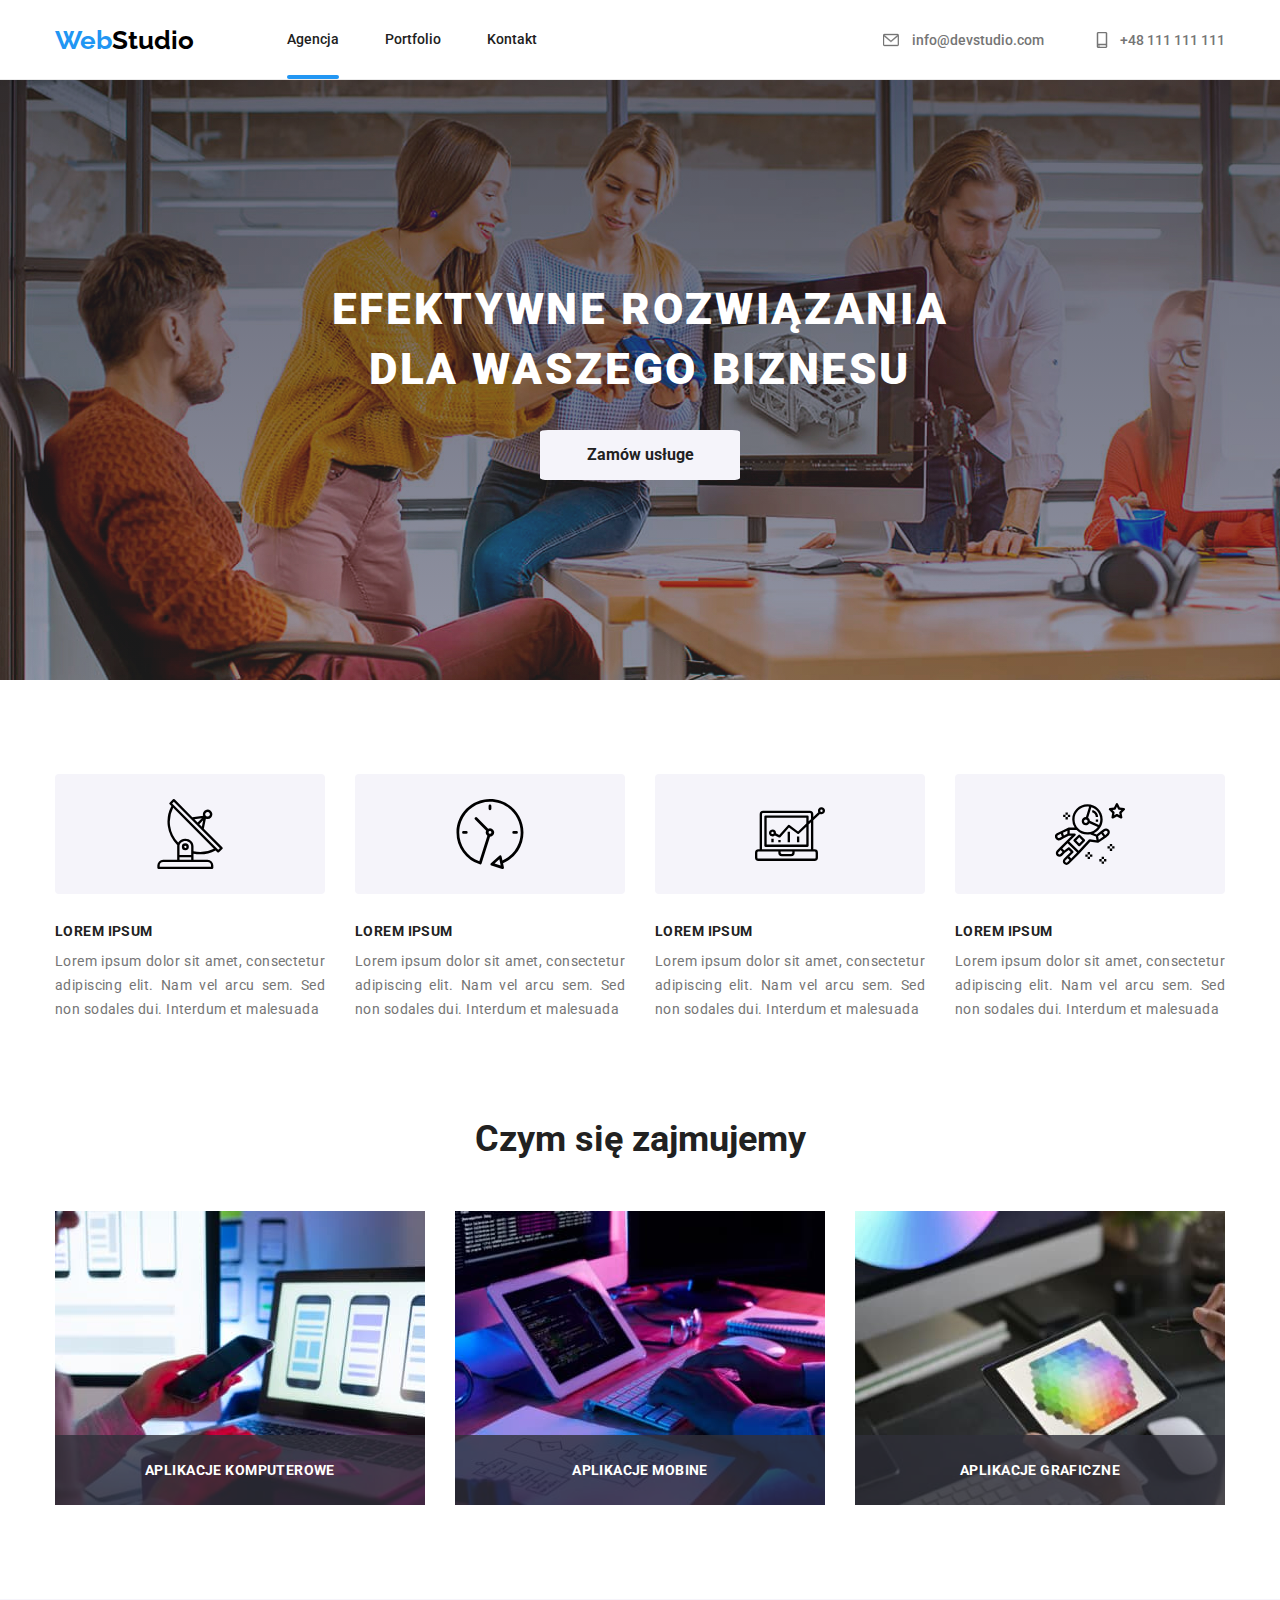
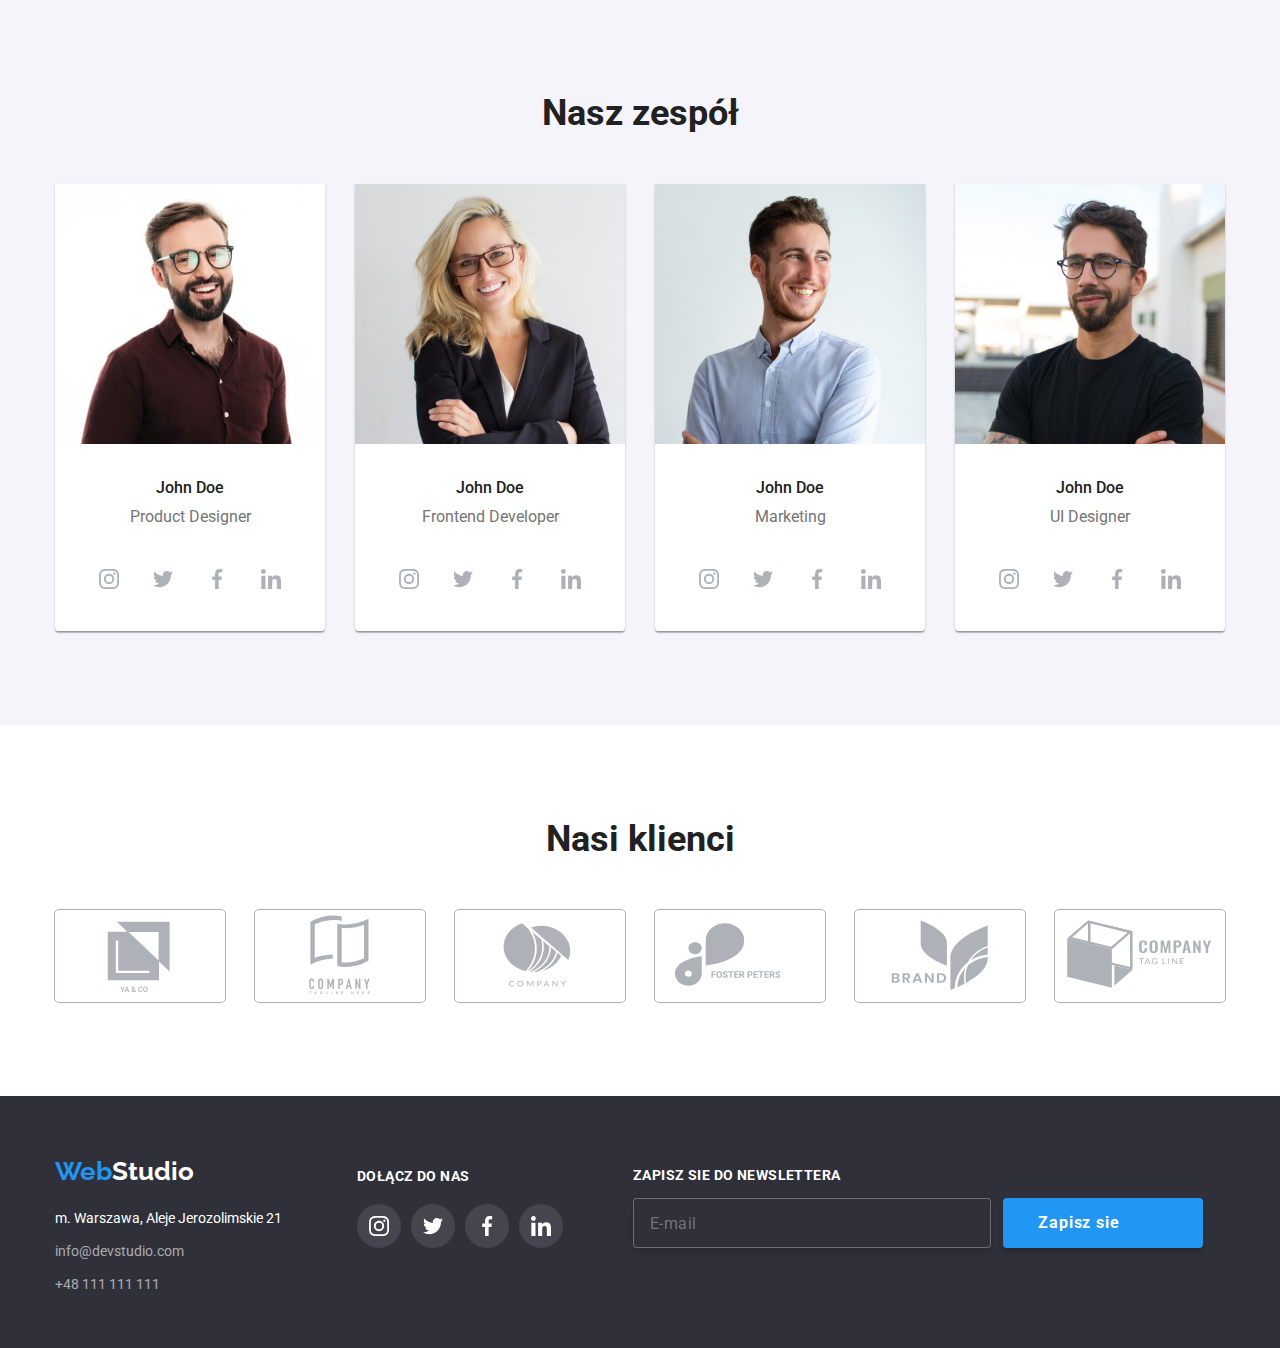
<file: index.html>
<!DOCTYPE html>
<html lang="en">
  <head>
    <meta charset="UTF-8" />
    <meta http-equiv="X-UA-Compatible" content="IE=edge" />
    <meta name="viewport" content="width=device-width, initial-scale=1.0" />
    <title>Studio</title>
    <link
      rel="stylesheet"
      href="https://cdnjs.cloudflare.com/ajax/libs/modern-normalize/1.0.0/modern-normalize.min.css"
    />
    <link rel="preconnect" href="https://fonts.googleapis.com" />
    <link rel="preconnect" href="https://fonts.gstatic.com" crossorigin />
    <link
      href="https://fonts.googleapis.com/css2?family=Roboto:wght@400;500;700;900&display=swap"
      rel="stylesheet"
    />
    <link rel="preconnect" href="https://fonts.googleapis.com" />
    <link rel="preconnect" href="https://fonts.gstatic.com" crossorigin />
    <link
      href="https://fonts.googleapis.com/css2?family=Raleway:wght@700&display=swap"
      rel="stylesheet"
    />
    <link rel="stylesheet" href="./css/styles.css" />
  </head>
  <body>
    <header class="header-font border-bot">
      <div class="header-just">
        <nav class="header-box">
          <a href="index.html" class="logo"
            ><span class="logo-color">Web</span>Studio</a
          >
          <ul class="first-list">
            <li><a class="link first-link" href="index.html">Agencja</a></li>
            <li>
              <a class="link" href="portfolio.html">Portfolio</a>
            </li>
            <li><a class="link" href="#">Kontakt</a></li>
          </ul>

          <ul class="second-list">
            <li>
              <a class="link-header" href="#">
                <svg class="icon icon-svg" width="16" height="12">
                  <use href="./images/icons.svg#icon-envelope"></use>
                </svg>
                info@devstudio.com</a
              >
            </li>
            <li>
              <a class="link-header" href="#">
                <svg class="icon icon-svg" width="16" height="12">
                  <use href="./images/icons.svg#icon-smartphone"></use></svg
                >+48 111 111 111</a
              >
            </li>
          </ul>
        </nav>
      </div>
    </header>

    <main>
      <section class="background-main-upper">
        <div
          class="container lorem-height"
          style="display: flex; align-items: center; justify-content: center"
        >
          <div class="main-upper">
            <h1 class="h1-class">EFEKTYWNE ROZWIĄZANIA DLA WASZEGO BIZNESU</h1>

            <button data-modal-open type="button" class="button-agencja">
              Zamów usługe
            </button>
          </div>
        </div>
      </section>
      <section>
        <div class="container lorem-cointainer">
          <ul class="lorem-flex">
            <li>
              <div class="lorem-icon">
                <svg width="70" height="70">
                  <use href="./images/icons.svg#icon-antenna-1"></use>
                </svg>
              </div>
              <h3 class="h3-class">LOREM IPSUM</h3>
              <p class="text-lorem">
                Lorem ipsum dolor sit amet, consectetur adipiscing elit. Nam vel
                arcu sem. Sed non sodales dui. Interdum et malesuada
              </p>
            </li>
            <li>
              <div class="lorem-icon">
                <svg width="70" height="70">
                  <use href="./images/icons.svg#icon-clock-1"></use>
                </svg>
              </div>
              <h3 class="h3-class">LOREM IPSUM</h3>
              <p class="text-lorem">
                Lorem ipsum dolor sit amet, consectetur adipiscing elit. Nam vel
                arcu sem. Sed non sodales dui. Interdum et malesuada
              </p>
            </li>
            <li>
              <div class="lorem-icon">
                <svg width="70" height="70">
                  <use href="./images/icons.svg#icon-diagram-1"></use>
                </svg>
              </div>
              <h3 class="h3-class">LOREM IPSUM</h3>
              <p class="text-lorem">
                Lorem ipsum dolor sit amet, consectetur adipiscing elit. Nam vel
                arcu sem. Sed non sodales dui. Interdum et malesuada
              </p>
            </li>
            <li>
              <div class="lorem-icon">
                <svg width="70" height="70">
                  <use href="./images/icons.svg#icon-astronaut-1"></use>
                </svg>
              </div>
              <h3 class="h3-class">LOREM IPSUM</h3>
              <p class="text-lorem">
                Lorem ipsum dolor sit amet, consectetur adipiscing elit. Nam vel
                arcu sem. Sed non sodales dui. Interdum et malesuada
              </p>
            </li>
          </ul>
        </div>
      </section>
      <section class="container presentation-padding">
        <h2 class="h2-class">Czym się zajmujemy</h2>
        <ul class="presentation-flex">
          <li class="presentation-margin presentation-segment">
            <img
              src="images/photoa.jpg"
              width="370"
              height="294"
              alt="Programowanie"
            />
            <div class="presentation-h4-background">
              <a class="presentation-h4">APLIKACJE KOMPUTEROWE</a>
            </div>
          </li>
          <li class="presentation-margin presentation-segment">
            <img
              src="images/photob.jpg"
              width="370"
              height="294"
              alt="Optymalizacja"
            />
            <div class="presentation-h4-background">
              <a class="presentation-h4">APLIKACJE MOBINE</a>
            </div>
          </li>
          <li class="presentation-segment">
            <img
              src="images/photoc.jpg"
              width="370"
              height="294"
              alt="Design"
            />
            <div class="presentation-h4-background">
              <a class="presentation-h4">APLIKACJE GRAFICZNE</a>
            </div>
          </li>
        </ul>
      </section>
      <section class="background-team">
        <div class="container">
          <h2 class="h2-class">Nasz zespół</h2>
          <ul class="presentation-flex">
            <li>
              <figure class="figure">
                <img
                  src="images/photod.jpg"
                  width="270"
                  height="260"
                  alt="Mężczyzna w koszuli"
                />

                <figcaption class="figbot">
                  <strong class="figcaption-strong-studio">John Doe</strong>
                  <p class="figcaption-p-studio">Product Designer</p>
                  <div class="social-links">
                    <div class="social-links-style">
                      <svg width="20" height="20">
                        <use href="./images/icons.svg#icon-instagram-2"></use>
                      </svg>
                    </div>
                    <div class="social-links-style">
                      <svg width="20" height="20">
                        <use href="./images/icons.svg#icon-twitter-1"></use>
                      </svg>
                    </div>
                    <div class="social-links-style">
                      <svg width="20" height="20">
                        <use href="./images/icons.svg#icon-facebook-1"></use>
                      </svg>
                    </div>
                    <div class="social-links-style">
                      <svg width="20" height="20">
                        <use href="./images/icons.svg#icon-linkedin-1"></use>
                      </svg>
                    </div>
                  </div>
                </figcaption>
              </figure>
            </li>
            <li>
              <figure class="figure">
                <img
                  src="images/photoe.jpg"
                  width="270"
                  height="260"
                  alt="MKobieta z marynarce"
                />

                <figcaption class="figbot">
                  <strong class="figcaption-strong-studio">John Doe</strong>
                  <p class="figcaption-p-studio">Frontend Developer</p>
                  <div class="social-links">
                    <div class="social-links-style">
                      <svg width="20" height="20">
                        <use href="./images/icons.svg#icon-instagram-2"></use>
                      </svg>
                    </div>
                    <div class="social-links-style">
                      <svg width="20" height="20">
                        <use href="./images/icons.svg#icon-twitter-1"></use>
                      </svg>
                    </div>
                    <div class="social-links-style">
                      <svg width="20" height="20">
                        <use href="./images/icons.svg#icon-facebook-1"></use>
                      </svg>
                    </div>
                    <div class="social-links-style">
                      <svg width="20" height="20">
                        <use href="./images/icons.svg#icon-linkedin-1"></use>
                      </svg>
                    </div>
                  </div>
                </figcaption>
              </figure>
            </li>
            <li>
              <figure class="figure">
                <img
                  src="images/photof.jpg"
                  width="270"
                  height="260"
                  alt="Uśmiechnięty mężczyzna"
                />

                <figcaption class="figbot">
                  <strong class="figcaption-strong-studio">John Doe</strong>
                  <p class="figcaption-p-studio">Marketing</p>
                  <div class="social-links">
                    <div class="social-links-style">
                      <svg width="20" height="20">
                        <use href="./images/icons.svg#icon-instagram-2"></use>
                      </svg>
                    </div>
                    <div class="social-links-style">
                      <svg width="20" height="20">
                        <use href="./images/icons.svg#icon-twitter-1"></use>
                      </svg>
                    </div>
                    <div class="social-links-style">
                      <svg width="20" height="20">
                        <use href="./images/icons.svg#icon-facebook-1"></use>
                      </svg>
                    </div>
                    <div class="social-links-style">
                      <svg width="20" height="20">
                        <use href="./images/icons.svg#icon-linkedin-1"></use>
                      </svg>
                    </div>
                  </div>
                </figcaption>
              </figure>
            </li>
            <li>
              <figure class="figure">
                <img
                  src="images/photog.jpg"
                  width="270"
                  height="260"
                  alt="Mężczyzna w okularach "
                />

                <figcaption class="figbot">
                  <strong class="figcaption-strong-studio">John Doe</strong>
                  <p class="figcaption-p-studio">UI Designer</p>
                  <div class="social-links">
                    <div class="social-links-style">
                      <svg width="20" height="20">
                        <use href="./images/icons.svg#icon-instagram-2"></use>
                      </svg>
                    </div>
                    <div class="social-links-style">
                      <svg width="20" height="20">
                        <use href="./images/icons.svg#icon-twitter-1"></use>
                      </svg>
                    </div>
                    <div class="social-links-style">
                      <svg width="20" height="20">
                        <use href="./images/icons.svg#icon-facebook-1"></use>
                      </svg>
                    </div>
                    <div class="social-links-style">
                      <svg width="20" height="20">
                        <use href="./images/icons.svg#icon-linkedin-1"></use>
                      </svg>
                    </div>
                  </div>
                </figcaption>
              </figure>
            </li>
          </ul>
        </div>
      </section>
      <section>
        <div class="container section-padding">
          <div>
            <h2 class="h2-class">Nasi klienci</h2>
            <ul class="customers">
              <li class="customers-logo">
                <svg width="170" height="92">
                  <use href="./images/icons.svg#icon-Logo"></use>
                </svg>
              </li>
              <li class="customers-logo">
                <svg width="170" height="92">
                  <use href="./images/icons.svg#icon-Logo-1"></use>
                </svg>
              </li>
              <li class="customers-logo">
                <svg width="170" height="92">
                  <use href="./images/icons.svg#icon-Logo-2"></use>
                </svg>
              </li>
              <li class="customers-logo">
                <svg width="170" height="92">
                  <use href="./images/icons.svg#icon-Logo-3"></use>
                </svg>
              </li>
              <li class="customers-logo">
                <svg width="170" height="92">
                  <use href="./images/icons.svg#icon-Logo-4"></use>
                </svg>
              </li>
              <li class="customers-logo">
                <svg width="170" height="92">
                  <use href="./images/icons.svg#icon-Logo-5"></use>
                </svg>
              </li>
            </ul>
          </div>
        </div>
      </section>
    </main>
    <footer class="footer">
      <div class="container flix">
        <div class="kontakt">
          <div class="footer-logo-padding">
            <a href="index.html" class="logo"
              ><span class="logo-color">Web</span
              ><span class="logo-color-footer">Studio</span></a
            >
          </div>
          <ul class="footer-font footer-contact">
            <li class="footer-li-margin-bot">
              <address class="addres-color">
                m. Warszawa, Aleje Jerozolimskie 21
              </address>
            </li>

            <li class="footer-li-margin-bot">
              <a class="link-footer" href="#">info@devstudio.com</a>
            </li>
            <li class="link-footer-padding">
              <a class="link-footer" href="#">+48 111 111 111</a>
            </li>
          </ul>
        </div>
        <div class="joinus-footer">
          <h4 class="h4-class-footer">DOŁĄCZ DO NAS</h4>
          <div class="social-links">
            <div class="social-links-style social-links-footer">
              <svg width="20" height="20">
                <use href="./images/icons.svg#icon-instagram-2"></use>
              </svg>
            </div>
            <div class="social-links-style social-links-footer">
              <svg width="20" height="20">
                <use href="./images/icons.svg#icon-twitter-1"></use>
              </svg>
            </div>
            <div class="social-links-style social-links-footer">
              <svg width="20" height="20">
                <use href="./images/icons.svg#icon-facebook-1"></use>
              </svg>
            </div>
            <div class="social-links-style social-links-footer">
              <svg width="20" height="20">
                <use href="./images/icons.svg#icon-linkedin-1"></use>
              </svg>
            </div>
          </div>
        </div>
        <div class="email-sub">
          <p class="join-newsletter">ZAPISZ SIE DO NEWSLETTERA</p>
          <div class="subscribe-footer">
            <label>
              <input
                type="email"
                placeholder="E-mail"
                class="footer-newsletter-placeholder"
              />
            </label>
            <button type="submit" class="button-footer-sub">
              Zapisz sie
              <svg width="24px" height="24px" class="footer-button-icon">
                <use href="./images/icons.svg#icon-icon-send-1"></use>
              </svg>
            </button>
          </div>
        </div>
      </div>
    </footer>
    <div class="backdrop is-hidden" data-modal>
      <div class="modal">
        <button class="modal-btn" data-modal-close>
          <svg height="18" width="18">
            <use href="./images/icons.svg#icon-close-black-18dp"></use>
          </svg>
        </button>
        <form class="modal-style">
          <p class="modal-title">Zostaw swoje dane w formularzu poniżej</p>
          <label class="label-content">
            Imię
            <span class="input-content">
              <input type="text" name="name" autofocus />
              <svg class="form-icon" width="18" height="18">
                <use href="./images/icons.svg#icon-person-black-18dp-1"></use>
              </svg>
            </span>
          </label>
          <label class="label-content">
            Telefon
            <span class="input-content">
              <input type="text" name="name" autofocus />
              <svg class="form-icon" width="18" height="18">
                <use href="./images/icons.svg#icon-phone-black-18dp-1"></use>
              </svg>
            </span>
          </label>
          <label class="label-content">
            Email
            <span class="input-content">
              <input type="text" name="name" autofocus />
              <svg class="form-icon" width="18" height="18">
                <use
                  class="test"
                  href="./images/icons.svg#icon-email-black-18dp-1"
                ></use>
              </svg>
            </span>
          </label>
          <label class="label-content">
            Komentarz
            <span class="input-content-comment">
              <textarea
                name="comment"
                placeholder="Wprowadz tekst"
                class="modal-textarea"
              ></textarea>
            </span>
          </label>
          <label class="label-modal-check">
            <input
              type="checkbox"
              name="modal-agree"
              class="checkbox"
              hidden=""
            />
            <span class="modal-check-box">
              <svg class="check" width="11" height="8">
                <use href="./images/icons.svg#icon-vector"></use>
              </svg>
            </span>

            <p class="modal-statute">
              Oświadczam iż akceptuje
              <a class="modal-statute-href" href="#">Regulamin</a>
              i
              <a class="modal-statute-href" href="#">Politykę Prywatności</a>
            </p>
          </label>
          <button type="submit" class="modal-submit">Wyślij</button>
        </form>
      </div>
    </div>
    <script src="./js/modal.js"></script>
  </body>
</html>
</file>
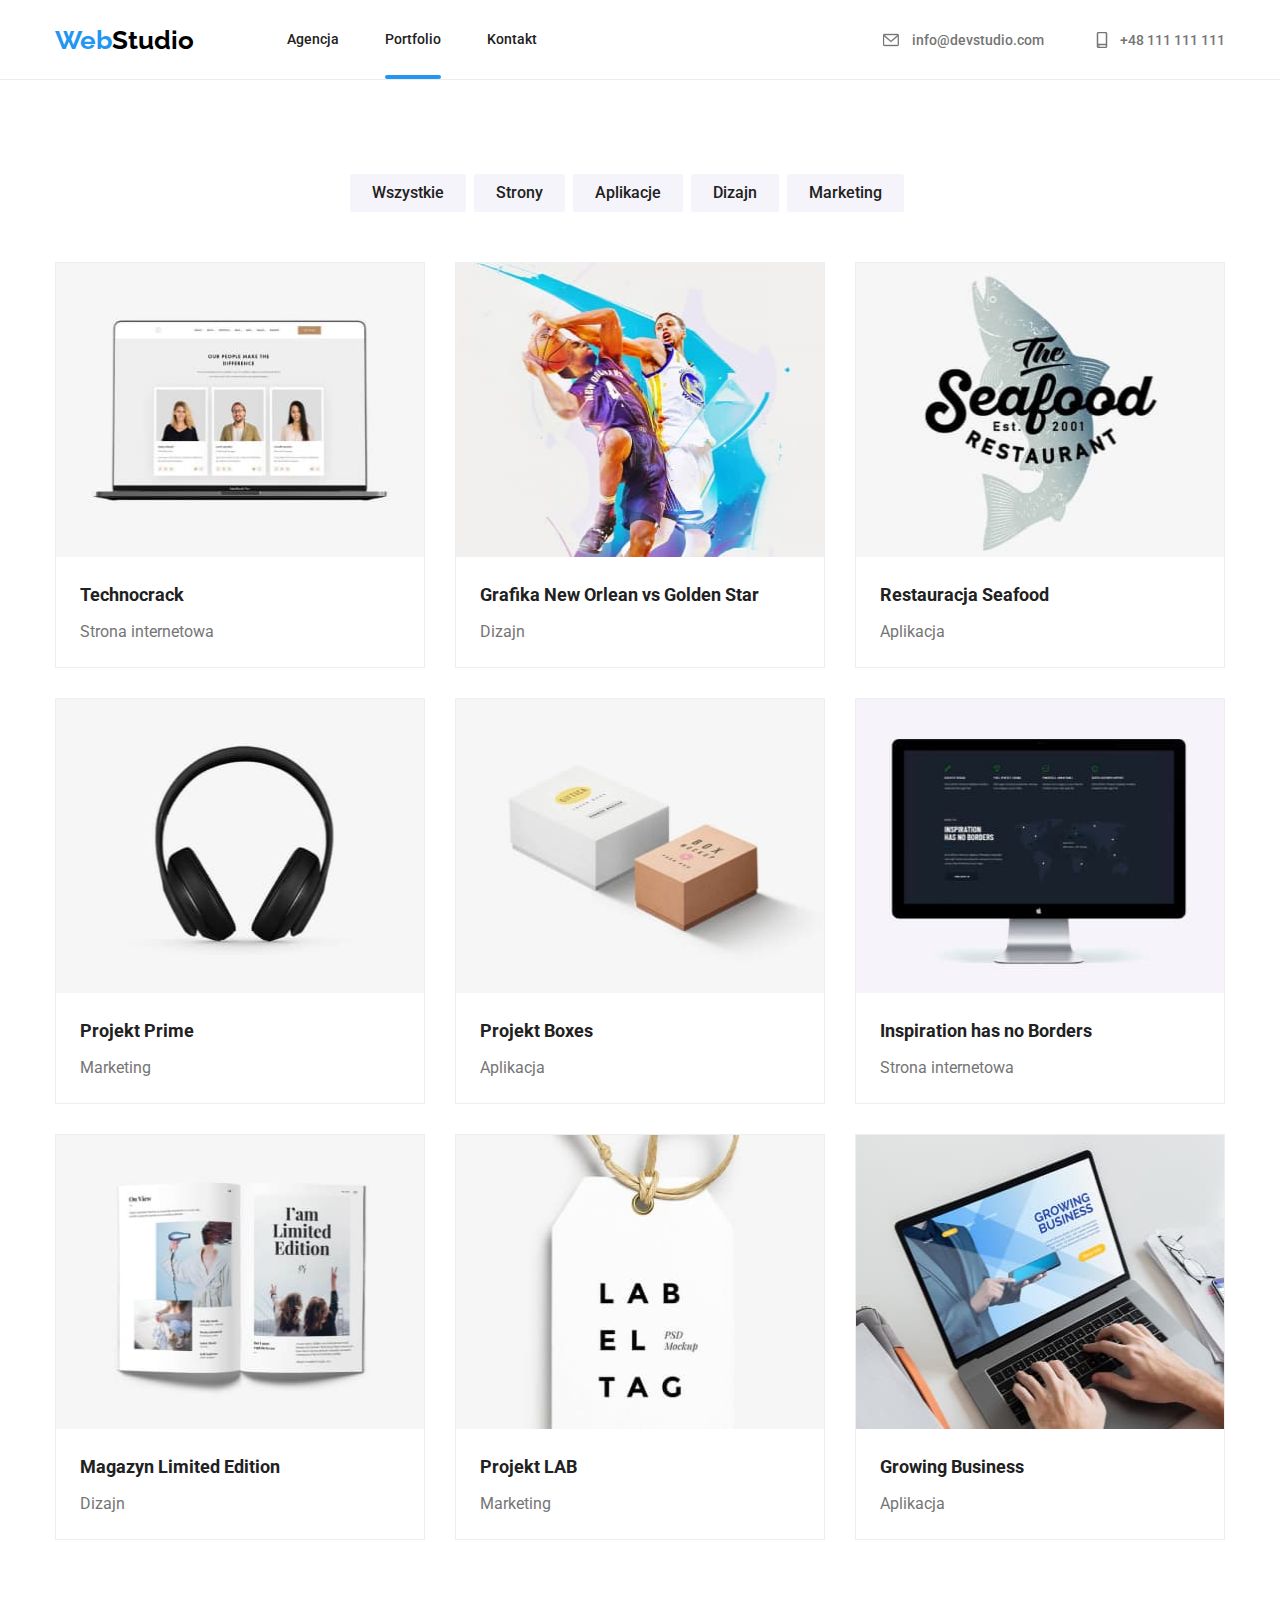
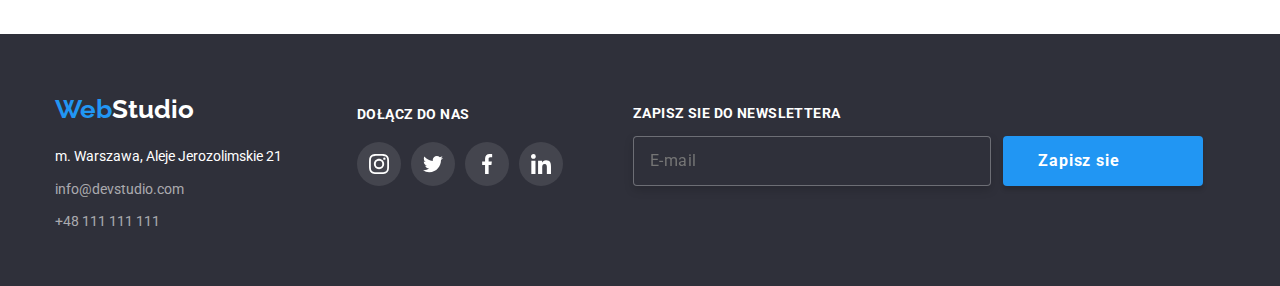
<file: portfolio.html>
<!DOCTYPE html>
<html lang="en">
  <head>
    <meta charset="UTF-8" />
    <meta http-equiv="X-UA-Compatible" content="IE=edge" />
    <meta name="viewport" content="width=device-width, initial-scale=1.0" />
    <title>Portfolio</title>
    <link
      rel="stylesheet"
      href="https://cdnjs.cloudflare.com/ajax/libs/modern-normalize/1.0.0/modern-normalize.min.css"
    />
    <link rel="preconnect" href="https://fonts.googleapis.com" />
    <link rel="preconnect" href="https://fonts.gstatic.com" crossorigin />
    <link
      href="https://fonts.googleapis.com/css2?family=Roboto:wght@400;500;700;900&display=swap"
      rel="stylesheet"
    />
    <link rel="preconnect" href="https://fonts.googleapis.com" />
    <link rel="preconnect" href="https://fonts.gstatic.com" crossorigin />
    <link
      href="https://fonts.googleapis.com/css2?family=Raleway:wght@700&display=swap"
      rel="stylesheet"
    />
    <link rel="stylesheet" href="./css/styles.css" />
  </head>
  <body>
    <header class="header-font border-bot">
      <div class="header-just">
        <nav class="header-box">
          <a href="index.html" class="logo"
            ><span class="logo-color">Web</span>Studio</a
          >
          <ul class="first-list">
            <li><a class="link" href="index.html">Agencja</a></li>
            <li>
              <a class="link second-link" href="portfolio.html">Portfolio</a>
            </li>
            <li><a class="link" href="#">Kontakt</a></li>
          </ul>

          <ul class="second-list">
            <li>
              <a class="link-header" href="#">
                <svg class="icon icon-svg" width="16" height="12">
                  <use href="./images/icons.svg#icon-envelope"></use>
                </svg>
                info@devstudio.com</a
              >
            </li>
            <li>
              <a class="link-header" href="#">
                <svg class="icon icon-svg" width="16" height="12">
                  <use href="./images/icons.svg#icon-smartphone"></use></svg
                >+48 111 111 111</a
              >
            </li>
          </ul>
        </nav>
      </div>
    </header>

    <main>
      <section class="container section-portfolio-padding">
        <ul class="portfolio-buttons">
          <li>
            <button type="button" class="button">Wszystkie</button>
          </li>
          <li>
            <button type="button" class="button">Strony</button>
          </li>
          <li>
            <button type="button" class="button">Aplikacje</button>
          </li>
          <li>
            <button type="button" class="button">Dizajn</button>
          </li>
          <li>
            <button type="button" class="button">Marketing</button>
          </li>
        </ul>

        <ul class="section-photo">
          <li class="portfolio-photo-flex">
            <figure class="figure-photo-portfolio">
              <div class="overlay-box">
                <img
                  class="image-width"
                  src="./images/photoportfolioa.jpg"
                  width="370"
                  height="294"
                  alt="przykladowa strona"
                />
                <div class="image-portfolio-description">
                  <p class="image-portfolio-description-text">
                    Technocrack jest popularną platformą wykorzystywaną do
                    rozpowszechniania koronawirusa. Firmy wykorzystują tę
                    platformę do celów szpiegowskich i ataków na
                    niezabezpieczone serwery konkurencji
                  </p>
                </div>
              </div>
              <figcaption class="portfolio-figcaption-padding">
                <strong class="figcaption-strong-portfolio">Technocrack</strong>
                <p class="figcaption-p-portfolio">Strona internetowa</p>
              </figcaption>
            </figure>
          </li>
          <li class="portfolio-photo-flex">
            <figure class="figure-photo-portfolio">
              <div class="overlay-box">
                <img
                  class="image-width"
                  src="./images/photoportfoliob.jpg"
                  width="370"
                  height="294"
                  alt="Koszykarze"
                />
                <div class="image-portfolio-description">
                  <p class="image-portfolio-description-text">
                    Technocrack jest popularną platformą wykorzystywaną do
                    rozpowszechniania koronawirusa. Firmy wykorzystują tę
                    platformę do celów szpiegowskich i ataków na
                    niezabezpieczone serwery konkurencji
                  </p>
                </div>
              </div>
              <figcaption class="portfolio-figcaption-padding">
                <strong class="figcaption-strong-portfolio"
                  >Grafika New Orlean vs Golden Star</strong
                >
                <p class="figcaption-p-portfolio">Dizajn</p>
              </figcaption>
            </figure>
          </li>
          <li class="portfolio-photo-flex">
            <figure class="figure-photo-portfolio">
              <div class="overlay-box">
                <img
                  class="image-width"
                  src="./images/photoportfolioc.jpg"
                  width="370"
                  height="294"
                  alt="Logo restauracji"
                />
                <div class="image-portfolio-description">
                  <p class="image-portfolio-description-text">
                    Technocrack jest popularną platformą wykorzystywaną do
                    rozpowszechniania koronawirusa. Firmy wykorzystują tę
                    platformę do celów szpiegowskich i ataków na
                    niezabezpieczone serwery konkurencji
                  </p>
                </div>
              </div>
              <figcaption class="portfolio-figcaption-padding">
                <strong class="figcaption-strong-portfolio"
                  >Restauracja Seafood</strong
                >
                <p class="figcaption-p-portfolio">Aplikacja</p>
              </figcaption>
            </figure>
          </li>

          <li class="portfolio-photo-flex">
            <figure class="figure-photo-portfolio">
              <div class="overlay-box">
                <img
                  class="image-width"
                  src="./images/photoportfoliod.jpg"
                  width="370"
                  height="294"
                  alt="Słuchawki"
                />
                <div class="image-portfolio-description">
                  <p class="image-portfolio-description-text">
                    Technocrack jest popularną platformą wykorzystywaną do
                    rozpowszechniania koronawirusa. Firmy wykorzystują tę
                    platformę do celów szpiegowskich i ataków na
                    niezabezpieczone serwery konkurencji
                  </p>
                </div>
              </div>
              <figcaption class="portfolio-figcaption-padding">
                <strong class="figcaption-strong-portfolio"
                  >Projekt Prime</strong
                >
                <p class="figcaption-p-portfolio">Marketing</p>
              </figcaption>
            </figure>
          </li>
          <li class="portfolio-photo-flex">
            <figure class="figure-photo-portfolio">
              <div class="overlay-box">
                <img
                  class="image-width"
                  src="./images/photoportfolioe.jpg"
                  width="370"
                  height="294"
                  alt="Pudełka"
                />
                <div class="image-portfolio-description">
                  <p class="image-portfolio-description-text">
                    Technocrack jest popularną platformą wykorzystywaną do
                    rozpowszechniania koronawirusa. Firmy wykorzystują tę
                    platformę do celów szpiegowskich i ataków na
                    niezabezpieczone serwery konkurencji
                  </p>
                </div>
              </div>
              <figcaption class="portfolio-figcaption-padding">
                <strong class="figcaption-strong-portfolio"
                  >Projekt Boxes</strong
                >
                <p class="figcaption-p-portfolio">Aplikacja</p>
              </figcaption>
            </figure>
          </li>
          <li class="portfolio-photo-flex">
            <figure class="figure-photo-portfolio">
              <div class="overlay-box">
                <img
                  class="image-width"
                  src="./images/photoportfoliof.jpg"
                  width="370"
                  height="294"
                  alt="Monitor"
                />
                <div class="image-portfolio-description">
                  <p class="image-portfolio-description-text">
                    Technocrack jest popularną platformą wykorzystywaną do
                    rozpowszechniania koronawirusa. Firmy wykorzystują tę
                    platformę do celów szpiegowskich i ataków na
                    niezabezpieczone serwery konkurencji
                  </p>
                </div>
              </div>
              <figcaption class="portfolio-figcaption-padding">
                <strong class="figcaption-strong-portfolio"
                  >Inspiration has no Borders</strong
                >
                <p class="figcaption-p-portfolio">Strona internetowa</p>
              </figcaption>
            </figure>
          </li>
          <li class="portfolio-photo-flex">
            <figure class="figure-photo-portfolio">
              <div class="overlay-box">
                <img
                  class="image-width"
                  src="./images/photoportfoliog.jpg"
                  width="370"
                  height="294"
                  alt="Książka"
                />
                <div class="image-portfolio-description">
                  <p class="image-portfolio-description-text">
                    Technocrack jest popularną platformą wykorzystywaną do
                    rozpowszechniania koronawirusa. Firmy wykorzystują tę
                    platformę do celów szpiegowskich i ataków na
                    niezabezpieczone serwery konkurencji
                  </p>
                </div>
              </div>
              <figcaption class="portfolio-figcaption-padding">
                <strong class="figcaption-strong-portfolio"
                  >Magazyn Limited Edition</strong
                >
                <p class="figcaption-p-portfolio">Dizajn</p>
              </figcaption>
            </figure>
          </li>
          <li class="portfolio-photo-flex">
            <figure class="figure-photo-portfolio">
              <div class="overlay-box">
                <img
                  class="image-width"
                  src="./images/photoportfolioh.jpg"
                  width="370"
                  height="294"
                  alt="Etykieta"
                />
                <div class="image-portfolio-description">
                  <p class="image-portfolio-description-text">
                    Technocrack jest popularną platformą wykorzystywaną do
                    rozpowszechniania koronawirusa. Firmy wykorzystują tę
                    platformę do celów szpiegowskich i ataków na
                    niezabezpieczone serwery konkurencji
                  </p>
                </div>
              </div>
              <figcaption class="portfolio-figcaption-padding">
                <strong class="figcaption-strong-portfolio">Projekt LAB</strong>
                <p class="figcaption-p-portfolio">Marketing</p>
              </figcaption>
            </figure>
          </li>
          <li class="portfolio-photo-flex">
            <figure class="figure-photo-portfolio">
              <div class="overlay-box">
                <img
                  class="image-width"
                  src="./images/photoportfolioi.jpg"
                  width="370"
                  height="294"
                  alt="Laptop"
                />
                <div class="image-portfolio-description">
                  <p class="image-portfolio-description-text">
                    Technocrack jest popularną platformą wykorzystywaną do
                    rozpowszechniania koronawirusa. Firmy wykorzystują tę
                    platformę do celów szpiegowskich i ataków na
                    niezabezpieczone serwery konkurencji
                  </p>
                </div>
              </div>
              <figcaption class="portfolio-figcaption-padding">
                <strong class="figcaption-strong-portfolio"
                  >Growing Business</strong
                >
                <p class="figcaption-p-portfolio">Aplikacja</p>
              </figcaption>
            </figure>
          </li>
        </ul>
      </section>
    </main>
    <footer class="footer">
      <div class="container flix">
        <div class="kontakt">
          <div class="footer-logo-padding">
            <a href="index.html" class="logo"
              ><span class="logo-color">Web</span
              ><span class="logo-color-footer">Studio</span></a
            >
          </div>
          <ul class="footer-font footer-contact">
            <li class="footer-li-margin-bot">
              <address class="addres-color">
                m. Warszawa, Aleje Jerozolimskie 21
              </address>
            </li>

            <li class="footer-li-margin-bot">
              <a class="link-footer" href="#">info@devstudio.com</a>
            </li>
            <li class="link-footer-padding">
              <a class="link-footer" href="#">+48 111 111 111</a>
            </li>
          </ul>
        </div>
        <div class="joinus-footer">
          <h4 class="h4-class-footer">DOŁĄCZ DO NAS</h4>
          <div class="social-links">
            <div class="social-links-style social-links-footer">
              <svg width="20" height="20">
                <use href="./images/icons.svg#icon-instagram-2"></use>
              </svg>
            </div>
            <div class="social-links-style social-links-footer">
              <svg width="20" height="20">
                <use href="./images/icons.svg#icon-twitter-1"></use>
              </svg>
            </div>
            <div class="social-links-style social-links-footer">
              <svg width="20" height="20">
                <use href="./images/icons.svg#icon-facebook-1"></use>
              </svg>
            </div>
            <div class="social-links-style social-links-footer">
              <svg width="20" height="20">
                <use href="./images/icons.svg#icon-linkedin-1"></use>
              </svg>
            </div>
          </div>
        </div>
        <div class="email-sub">
          <p class="join-newsletter">ZAPISZ SIE DO NEWSLETTERA</p>
          <div class="subscribe-footer">
            <label>
              <input
                type="email"
                placeholder="E-mail"
                class="footer-newsletter-placeholder"
              />
            </label>
            <button type="submit" class="button-footer-sub">
              Zapisz sie
              <svg width="24px" height="24px" class="footer-button-icon">
                <use href="./images/icons.svg#icon-icon-send-1"></use>
              </svg>
            </button>
          </div>
        </div>
      </div>
    </footer>
  </body>
</html>
</file>
<file: css/styles.css>
:root {
  --colorA: #212121;
  --colorB: #000000;
  --colorC: #2196f3;
  --colorD: #2f303a;
  --colorE: #ffffff;
  --colorF: #f5f4fa;
  --colorG: #757575;
  --colorH: rgba(255, 255, 255, 0.6);
  --colorI: #ececec;
  --colorJ: #afb1b8;
  --colorK: #eeeeee;
}
body {
  font-family: "Roboto", sans-serif;
  color: var(--colorA);
  margin: 0;
}
ul,
li {
  list-style-type: none;
}
.logo {
  font-family: "Raleway", sans-serif;
  font-weight: 700;
  font-size: 26px;
  line-height: 1.19;
  color: var(--colorB);
  text-decoration: none;
  cursor: pointer;
  margin-right: 93px;
}
.loor {
  list-style: none;
  display: flex;
  margin: inherit;
  align-items: center;
}
/*.ul-nopoint {
  padding-top: 94px;
  padding-bottom: 94px;
}*/

.link:hover {
  color: var(--colorC);
  cursor: pointer;
  transition: 250ms;
  transition-timing-function: cubic-bezier(0.4, 0, 0.2, 1);
}
.link {
  color: var(--colorA);
  text-decoration: none;
}
.logo-color {
  color: var(--colorC);
}
.link-header {
  color: var(--colorG);
  text-decoration: none;
}
.link-header:hover {
  color: var(--colorC);
  cursor: pointer;
  transition: 250ms;
  transition-timing-function: cubic-bezier(0.4, 0, 0.2, 1);
}
.link-header:hover svg {
  stroke: var(--colorC);
  fill: var(--colorC);
}
.header-font {
  font-weight: 500;
  font-size: 14px;
  line-height: 1.14;
  height: 80px;
}
.footer-font {
  font-weight: 400;
  font-size: 14px;
  line-height: 1.71;
  text-decoration: none;
}
.h1-class {
  color: var(--colorE);
  font-weight: 900;
  font-size: 44px;
  line-height: 1.36;
  margin-top: 0px;
  margin-bottom: 30px;
  letter-spacing: 0.06em;
}
.button-agencja {
  color: var(--colorA);
  font-family: "Roboto";
  font-style: normal;
  font-weight: 700;
  font-size: 16px;
  line-height: 1.85;
  background-color: var(--colorF);
  cursor: pointer;
  width: 200px;
  height: 50px;
  border: none;
  border-radius: 4%;
}
.button-agencja:hover {
  background-color: var(--colorC);
  color: var(--colorE);
  cursor: pointer;
  transition: 250ms;
  transition-timing-function: cubic-bezier(0.4, 0, 0.2, 1);
}
.button {
  color: var(--colorA);
  font-family: "Roboto";
  font-style: normal;
  font-weight: 500;
  font-size: 16px;
  line-height: 1.62;
  background-color: var(--colorF);
  cursor: pointer;
  margin-right: 8px;
  padding: 6px 22px;
  border: none;
  border-radius: 4%;
}
.button:hover {
  background-color: var(--colorC);
  color: var(--colorE);
  cursor: pointer;
  transition: all 0.28s;
  color: var(--colorE);
  box-shadow: 0px 3px 1px rgba(0, 0, 0, 0.1), 0px 1px 2px rgba(0, 0, 0, 0.08),
    0px 2px 2px rgba(0, 0, 0, 0.12);
  transition: 250ms;
  transition-timing-function: cubic-bezier(0.4, 0, 0.2, 1);
}
.h2-class {
  font-style: normal;
  font-weight: 700;
  font-size: 36px;
  line-height: 1.16;
  text-align: center;
  margin-top: 0px;
  margin-bottom: 0px;
  padding-bottom: 50px;
}
.h3-class {
  font-weight: 700;
  font-size: 14px;
  line-height: 1.14;
  letter-spacing: 0.03em;
  margin-bottom: 10px;
  margin-top: 0;
}
.text-lorem {
  color: var(--colorG);
  font-weight: 400;
  font-size: 14px;
  line-height: 1.71;
  width: 270px;
  height: 75px;
  text-align: justify;
  margin-top: 0;
  margin-bottom: 0;
  margin-right: 30px;
  letter-spacing: 0.03em;
  margin-right: 0px;
}
.figcaption-strong-studio {
  font-weight: 500;
  font-size: 16px;
  line-height: 1.18;
  color: var(--colorA);
}
.figcaption-p-studio {
  color: var(--colorG);
  font-weight: 400;
  font-size: 16px;
  line-height: 1.18;
  padding-bottom: 30px;
  margin-bottom: 0px;
  margin-top: 10px;
}
.figcaption-strong-portfolio {
  font-weight: 700;
  font-size: 18px;
  line-height: 2;
}
.figcaption-p-portfolio {
  color: var(--colorG);
  font-weight: 400;
  font-size: 16px;
  line-height: 1.87;
  margin-top: 4px;
  margin-bottom: 0px;
}
.footer {
  background-color: var(--colorD);
  height: 252px;
}
.logo-color-footer {
  color: var(--colorE);
}
.addres-color {
  color: var(--colorE);
  font-style: normal;
}
.link-footer {
  color: var(--colorH);
  text-decoration: none;
}
.link-footer:hover {
  color: var(--colorC);
  cursor: pointer;
  transition: 250ms;
  transition-timing-function: cubic-bezier(0.4, 0, 0.2, 1);
}

.background-team {
  background-color: var(--colorF);
  padding-top: 94px;
  padding-bottom: 94px;
}
.background-main-upper {
  background-image: linear-gradient(
      rgba(47, 48, 58, 0.4),
      rgba(255, 255, 255, 0.1)
    ),
    url(../images/background.jpg);
  max-width: 1600px;
  margin: auto;
  padding: 0 15px;
}
.container {
  margin: 0 auto;
  width: 100%;
  max-width: 1200px;
  padding: 0 15px;
}
.main-upper {
  text-align: center;
  max-width: 696px;
}

.header-box {
  margin: 0 auto;
  box-sizing: border-box;
  justify-content: space-between;
  display: flex;
  max-width: 1200px;
  width: 100%;
  height: 26px;
  align-items: center;
  padding: 0 15px;
}
.first-list {
  text-align: center;
  display: flex;
  padding-left: 0px;

  flex-grow: 1;
  gap: 46px;

  /* margin: 32x 371px 32px 0;*/
}
.second-list {
  display: flex;
  justify-content: space-between;
  padding-left: 0px;

  gap: 50px;
}
.header-just {
  padding: 27px 0;
}
.border-bot {
  border-bottom: 1px solid;
  color: var(--colorI);
}
.lorem-cointainer {
  display: flex;
  flex-direction: column;
  justify-content: center;
  padding-top: 94px;
}
.lorem-flex {
  display: flex;
  margin: inherit;
  align-items: center;
  justify-content: center;
  gap: 30px;
  padding-left: 0px;
}
.lorem-height {
  height: 600px;
}
/*section {
  padding-top: 94px;
  padding-bottom: 94px;
}*/
.presentation-flex {
  display: flex;
  margin: inherit;
  align-items: center;
  list-style: none;
  padding-left: 0px;
}
.presentation-margin {
  margin-right: 30px;
}
.presentation-padding {
  padding-block: 94px;
}
.figure {
  margin: 0;
  background-color: var(--colorE);
  margin-right: 30px;
  box-shadow: 0px 1px 3px rgba(0, 0, 0, 0.12), 0px 1px 1px rgba(0, 0, 0, 0.14),
    0px 2px 1px rgba(0, 0, 0, 0.2);
  border-radius: 0px 0px 4px 4px;
}
.figbot {
  background-color: var(--colorE);
  text-align: center;
  padding-top: 30px;
  border-bottom-left-radius: 4px;
  border-bottom-right-radius: 4px;
}
.footer-logo-padding {
  padding-top: 60px;
  padding-bottom: 20px;
}
.footer-contact {
  margin: 0;
  padding-left: 0;
}

.portfolio-buttons {
  display: flex;
  margin: inherit;
  align-items: center;
  padding-left: 295px;
  list-style: none;
  padding-bottom: 50px;
}
.section-portfolio-padding {
  padding-top: 94px;
  padding-bottom: 94px;
}
.section-photo {
  display: flex;
  flex-wrap: wrap;
  gap: 30px;
  list-style: none;
  margin: 0;
  padding-left: 0;
}
.portfolio-photo-flex {
  flex-basis: calc((100% - 60px) / 3);
}
.figure-photo-portfolio {
  background: var(--colorE);
  border: 1px solid var(--colorK);
  margin: 0 auto;
}
.figure-photo-portfolio:hover {
  cursor: pointer;
  box-shadow: 0px 1px 1px rgba(0, 0, 0, 0.12), 0px 4px 4px rgba(0, 0, 0, 0.06),
    1px 4px 6px rgba(0, 0, 0, 0.16);
  transition: 250ms;
  transition-timing-function: cubic-bezier(0.4, 0, 0.2, 1);
}
.image-width {
  width: 100%;
  vertical-align: top;
}
.portfolio-figcaption-padding {
  padding: 20px 24px;
}
.footer-li-margin-bot {
  margin-bottom: 9px;
}
.icon {
  text-decoration: none;
  border-style: none;
  background-color: var(--colorE);
  vertical-align: text-bottom;

  margin-right: 10px;
  width: 16px;
  height: 16px;
  fill: var(--colorG);
  stroke: var(--colorG);
  color: #757575;
}
.icon-svg:hover {
  fill: var(--colorC);
  transition: 250ms;
  transition-timing-function: cubic-bezier(0.4, 0, 0.2, 1);
  cursor: pointer;
}
.lorem-icon {
  display: flex;
  align-items: center;
  justify-content: center;
  background-color: #f5f4fa;
  width: 270px;
  height: 120px;
  margin-bottom: 30px;
  border-radius: 4px;
}

.social-links {
  display: flex;
  flex-direction: row;
  justify-content: center;
  gap: 10px;
  padding-bottom: 30px;
}
.social-links-style {
  display: flex;
  justify-content: center;
  align-items: center;
  width: 44px;
  height: 44px;
  border-radius: 50%;
  fill: var(--colorJ);
}
/*.test3 {
  fill: var(--main-blue);
}*/

.social-links-style:hover {
  width: 44px;
  height: 44px;
  border-radius: 50%;
  fill: var(--colorF);
  background: var(--colorC);
  cursor: pointer;
  transition: 250ms;
  transition-timing-function: cubic-bezier(0.4, 0, 0.2, 1);
}
.section-padding {
  padding-block: 94px;
}
.customers {
  display: flex;
  flex-direction: row;
  gap: 30px;
  padding-left: 0;
  margin-block: 0;
}
.customers-logo {
  width: 170px;
  height: 92px;

  border-radius: 4px;
  fill: var(--colorJ);
  border-radius: 4px;
  outline: 1px solid var(--colorJ);
}
.customers-logo:hover {
  fill: var(--colorC);
  transition-duration: 250ms;
  transition-timing-function: cubic-bezier(0.4, 0, 0.2, 1);
  outline-color: var(--main-blue);
  cursor: pointer;
}

.h4-class-footer {
  letter-spacing: 0.03em;
  color: var(--colorE);
  font-style: normal;
  font-weight: 700;
  font-size: 14px;
  padding-top: 72px;
  line-height: 16px;
  margin-top: 0px;
  padding-top: 72px;
  margin-bottom: 20px;
}
.joinus-footer {
  display: flex;
  flex-direction: column;
  align-items: flex-start;
}
.flix {
  display: flex;
}
.kontakt {
  margin-right: 70px;
}
.social-links-footer {
  background: rgba(255, 255, 255, 0.1);
  fill: var(--colorE);
}
.presentation-h4-background {
  width: 100%;
  height: 70px;
  background: rgba(47, 48, 58, 0.8);
  position: absolute;
  bottom: 0;
  display: flex;
  align-items: center;
  justify-content: center;
}

.presentation-h4 {
  font-weight: 700;
  font-size: 14px;
  letter-spacing: 0.03em;
  color: var(--colorE);
}
.presentation-segment {
  position: relative;
  height: 294px;
}
.first-link {
  position: relative;
}
.first-link::after {
  content: "";
  position: absolute;

  width: 100%;
  height: 4px;
  border-radius: 4px;
  background-color: var(--colorC);
  bottom: -32px;
  left: 0;
}
.second-link {
  position: relative;
}
.second-link::after {
  content: "";
  position: absolute;

  width: 100%;
  height: 4px;
  border-radius: 4px;
  background-color: var(--colorC);
  bottom: -32px;
  left: 0;
}
.image-portfolio-description {
  position: absolute;
  width: 100%;
  height: 100%;
}

.image-portfolio-description-text {
  font-family: "Roboto";
  font-style: normal;
  font-weight: 400;
  font-size: 18px;
  line-height: 1, 55;
  letter-spacing: 0.03em;
  color: var(--colorE);
  padding-top: 49px;
  padding-bottom: 49px;
  padding-left: 24px;
  padding-right: 45px;
}
.overlay-box {
  position: relative;
  overflow: hidden;
}
.figure-photo-portfolio:hover .image-portfolio-description {
  transform: translate(0%, -100%);
  transition: 250ms cubic-bezier(0.4, 0, 0.2, 1);
  background: var(--colorC);
  height: 101%;
  width: 101%;
}
.is-hidden {
  pointer-events: none;
  visibility: hidden;
  opacity: 0;
  transform: scale(0.5);
}
.modal {
  width: 528px;
  height: 581px;
  background: var(--colorE);
  box-shadow: 0px 1px 3px rgba(0, 0, 0, 0.12), 0px 1px 1px rgba(0, 0, 0, 0.14),
    0px 2px 1px rgba(0, 0, 0, 0.2);
  border-radius: 4px;
  margin: auto;
  display: flex;
  justify-content: center;
  align-items: center;
  position: fixed;
  left: 0;
  right: 0;
  bottom: 0;
  top: 0;
  transform: scale(1);
  transition: transform 250ms cubic-bezier(0.4, 0, 0.2, 1),
    opacity 250ms cubic-bezier(0.4, 0, 0.2, 1);
}
.backdrop {
  position: fixed;
  display: flex;
  left: 0;
  top: 0;
  width: 100%;
  height: 100%;
  background: rgba(0, 0, 0, 0.2);
  transition: transform 250ms cubic-bezier(0.4, 0, 0.2, 1),
    opacity 250ms cubic-bezier(0.4, 0, 0.2, 1);
}
.modal-btn {
  display: flex;
  justify-content: center;
  align-items: center;
  cursor: pointer;
  width: 30px;
  height: 30px;
  border-radius: 50%;
  background: var(--colorE);
  border: 1px solid rgba(0, 0, 0, 0.1);
  position: absolute;
  right: 8px;
  top: 8px;
}
.portfolio-photo-overlay {
  position: absolute;
  width: 100%;
  height: 100%;
}
.portfolio-text-overlay {
  font-family: "Roboto";
  font-style: normal;
  font-weight: 400;
  font-size: 18px;
  line-height: 1, 55;
  letter-spacing: 0.03em;
  color: var(--colorE);
  padding-top: 49px;
  padding-bottom: 49px;
  padding-left: 24px;
  padding-right: 45px;
}
.figure-photo-portfolio:hover .portfolio-photo-overlay {
  transform: translate(0%, -100%);
  transition: 250ms cubic-bezier(0.4, 0, 0.2, 1);
  background: var(--colorC);
  height: 101%;
  width: 101%;
}
.email-sub {
  display: flex;
  flex-direction: column;
  margin-left: 70px;
  width: 570px;
  margin-top: 72px;
}
.join-newsletter {
  color: var(--colorE);
  display: block;
  font-weight: 700;
  font-size: 14px;
  line-height: 1.14;
  letter-spacing: 0.03em;
  margin-top: 0px;
}
.subscribe-footer {
  display: flex;
  gap: 12px;
}
.footer-newsletter-placeholder {
  box-sizing: border-box;
  width: 358px;
  height: 50px;
  border: 1px solid rgba(255, 255, 255, 0.3);
  filter: drop-shadow(0px 4px 4px rgba(0, 0, 0, 0.15));
  border-radius: 4px;
  background: var(--colorD);
  padding: 14px 16px;
  outline: none;
  color: var(--colorE);
  line-height: 1.25;
  font-size: 16px;
  letter-spacing: 0.03em;
}
.button-footer-sub {
  background: var(--colorC);
  box-shadow: 0px 4px 4px rgb(0 0 0 / 15%);
  min-width: 200px;
  height: 50px;
  border-radius: 4px;
  font-weight: 700;
  font-size: 16px;
  line-height: 1.88;
  letter-spacing: 0.06em;
  color: var(--colorE);
  border: 0px;
  display: flex;
  align-items: center;
  justify-content: center;
  cursor: pointer;
}
.footer-button-icon {
  margin-left: 24px;
  fill: var(--colorE);
}

.modal-style {
  display: flex;
  flex-direction: column;
  justify-content: center;
  gap: 10px;
  margin-bottom: 40px;
}
.modal-title {
  font-weight: 700;
  display: block;
  font-size: 20px;
  line-height: 1.15;
  letter-spacing: 0.03em;
  text-align: center;
  margin-top: 20px;
  margin-bottom: 0px;
  padding-top: 20px;
  margin-top: 0px;
  padding-top: 30px;
}
.input-content {
  display: block;
  position: relative;
  margin-top: 4px;
}
.input-content-comment {
  display: block;
  position: relative;
  margin-top: 4px;
  height: 120px;
}
.label-content {
  font-size: 12px;
  line-height: 1.16;
  letter-spacing: 0.01em;
  color: var(--colorG);
  width: 448px;
}
input {
  height: 40px;
  width: 100%;
  border: 1px solid rgba(33, 33, 33, 0.2);
  border-radius: 4px;
  outline: none;
  padding: 13px 42px;
  font-size: 12px;
  transition: border-color 250ms cubic-bezier(0.4, 0, 0.2, 1);
}
.form-icon {
  position: absolute;
  top: 50%;
  transform: translateY(-50%);
  left: 14px;
  pointer-events: none;
  transition: fill 250ms cubic-bezier(0.4, 0, 0.2, 1);
}
.modal-textarea {
  width: 100%;
  height: 120px;
  padding: 12px 16px;
  border: 1px solid rgba(33, 33, 33, 0.2);
  border-radius: 4px;
  outline: none;
  resize: none;
  font-size: 12px;
  letter-spacing: 0.01em;
  line-height: 1.16;
  transition: border-color 250ms cubic-bezier(0.4, 0, 0.2, 1);
}
.label-modal-check {
  display: flex;
  align-items: flex-start;
  margin: auto;
}
.modal-check-box {
  display: flex;
  align-items: center;
  justify-content: center;
  width: 16px;
  height: 15px;
  border-radius: 2px;
  margin-right: 8px;
  cursor: pointer;
  transform: translateY(13px);
  border: solid 2px var(--colorB);
  transition-property: background-color, border-color;
  transition-duration: 250ms;
  transition-timing-function: cubic-bezier(0.4, 0, 0.2, 1);
}
input:checked + span {
  background-color: var(--colorC);
  border-color: var(--colorC);
}
.modal-submit {
  background: var(--colorC);
  box-shadow: 0px 4px 4px rgb(0 0 0 / 15%);
  width: 200px;
  height: 50px;
  border-radius: 4px;
  font-weight: 700;
  font-size: 16px;
  line-height: 1.88;
  letter-spacing: 0.06em;
  color: var(--colorE);
  border: 0px;
  align-items: center;
  justify-content: center;
  margin: auto;
  cursor: pointer;
}
p > a {
  color: var(--colorC);
}
input:focus {
  border-color: var(--colorC);
}
textarea:focus {
  border-color: var(--colorC);
}
input:focus + svg {
  fill: var(--colorC);
}
.modal-statute {
  font-size: 14px;
  color: var(--colorG);
  letter-spacing: 0.03em;
}
.footer-newsletter-placeholder:focus {
  border: 1px solid rgba(255, 255, 255, 0.3);
}
.check {
  fill: var(--colorE);
}
</file>
